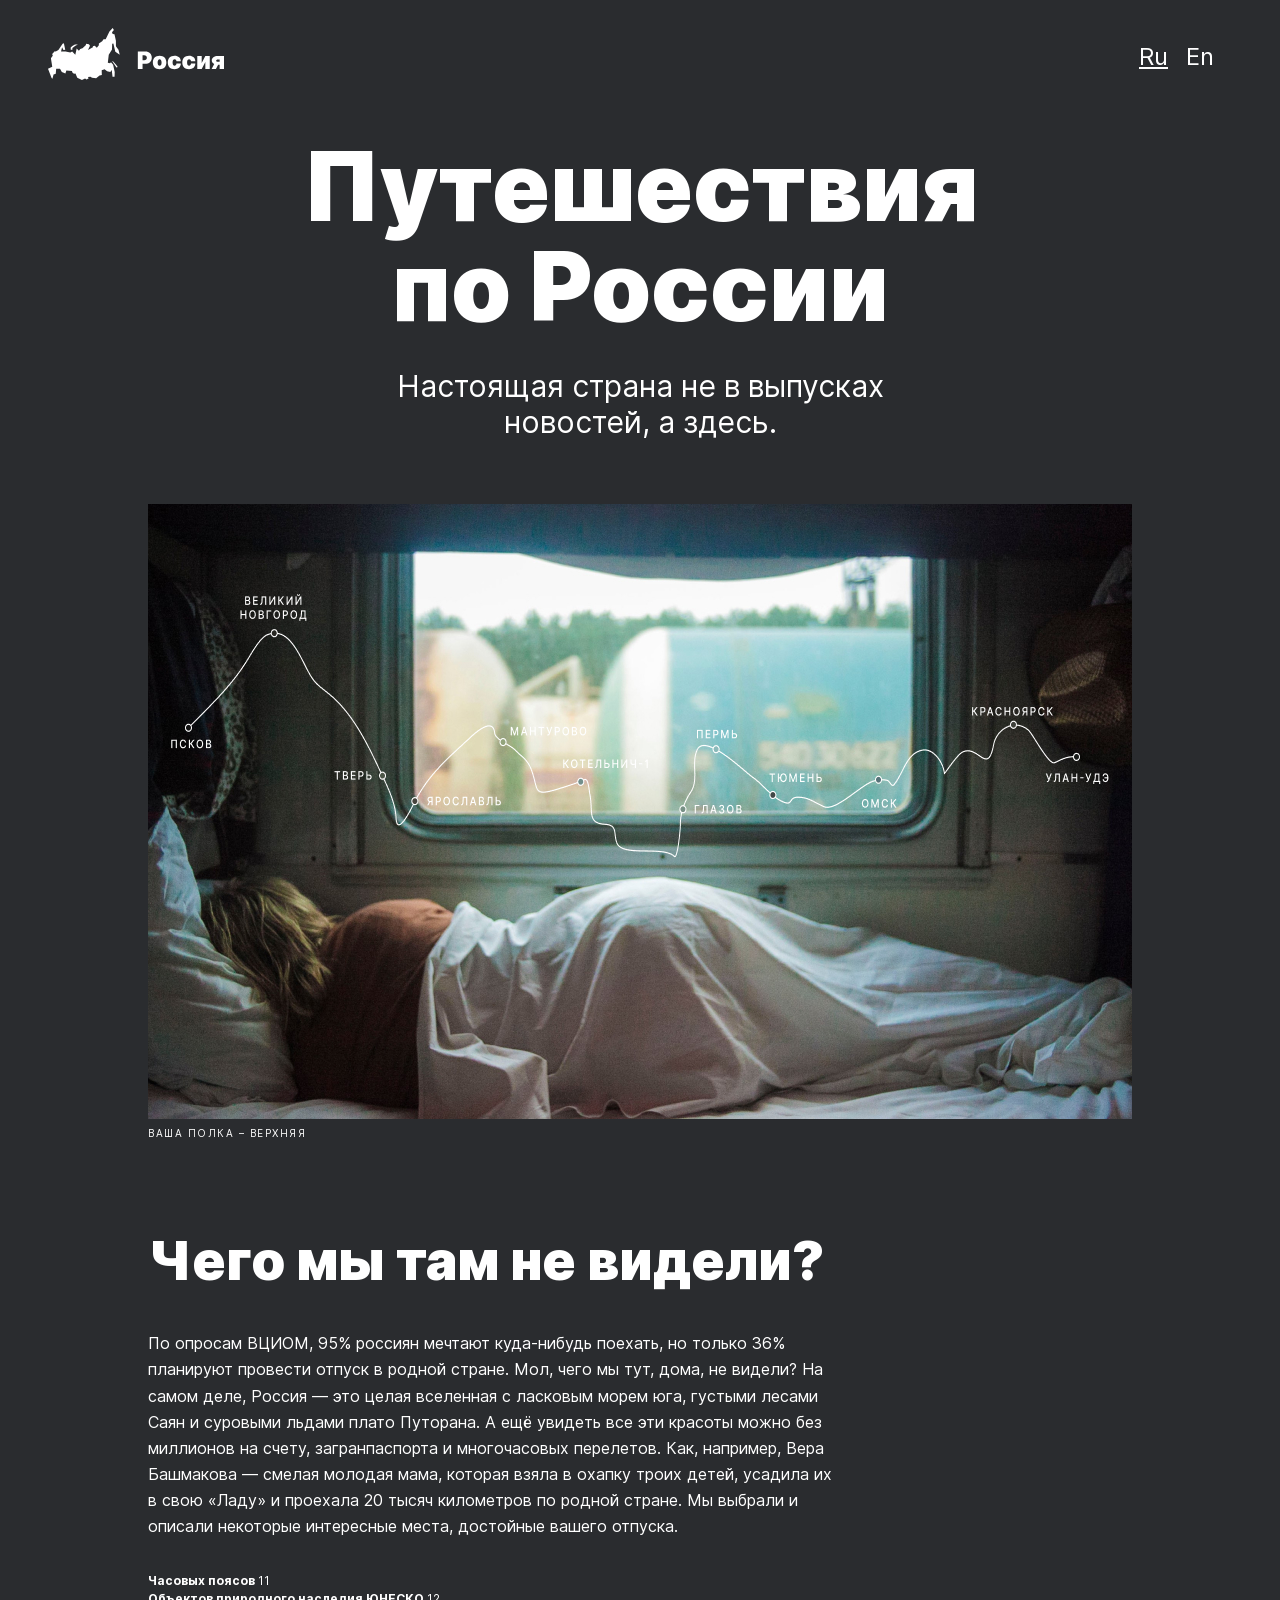
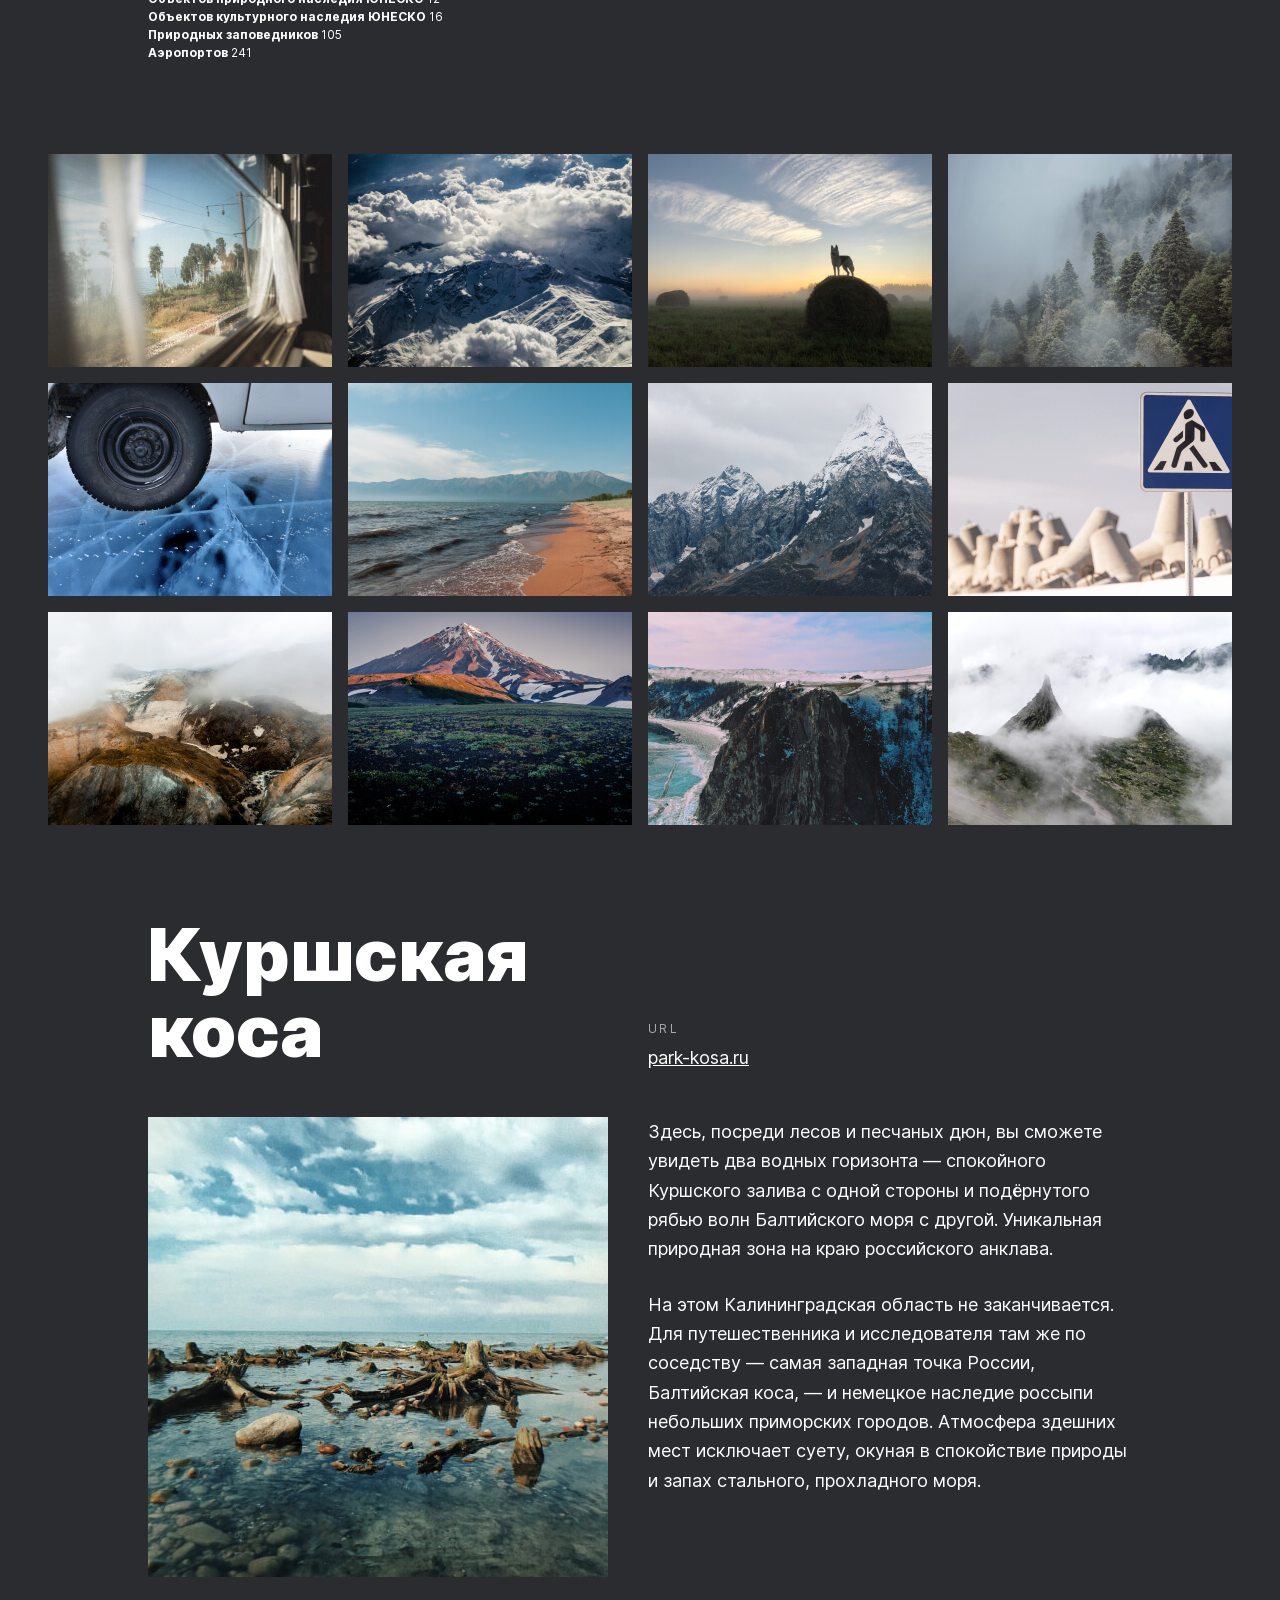
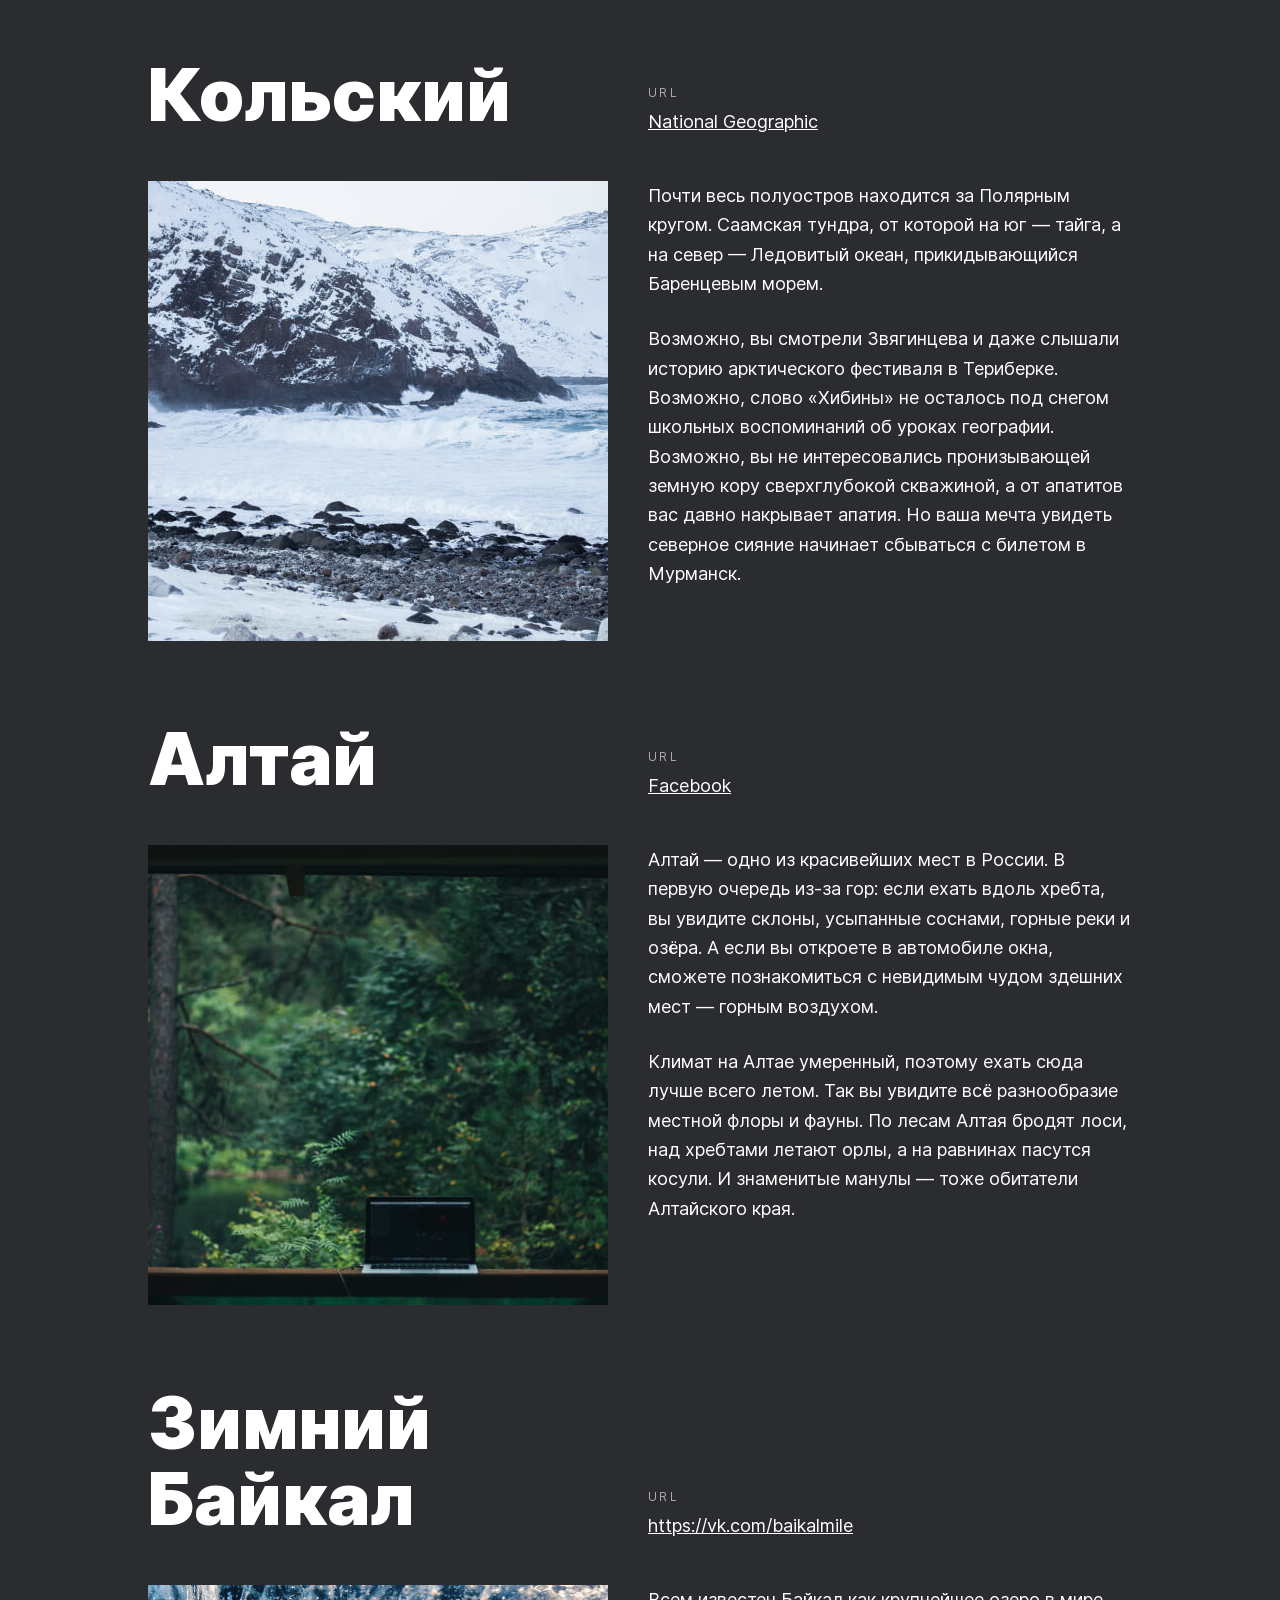
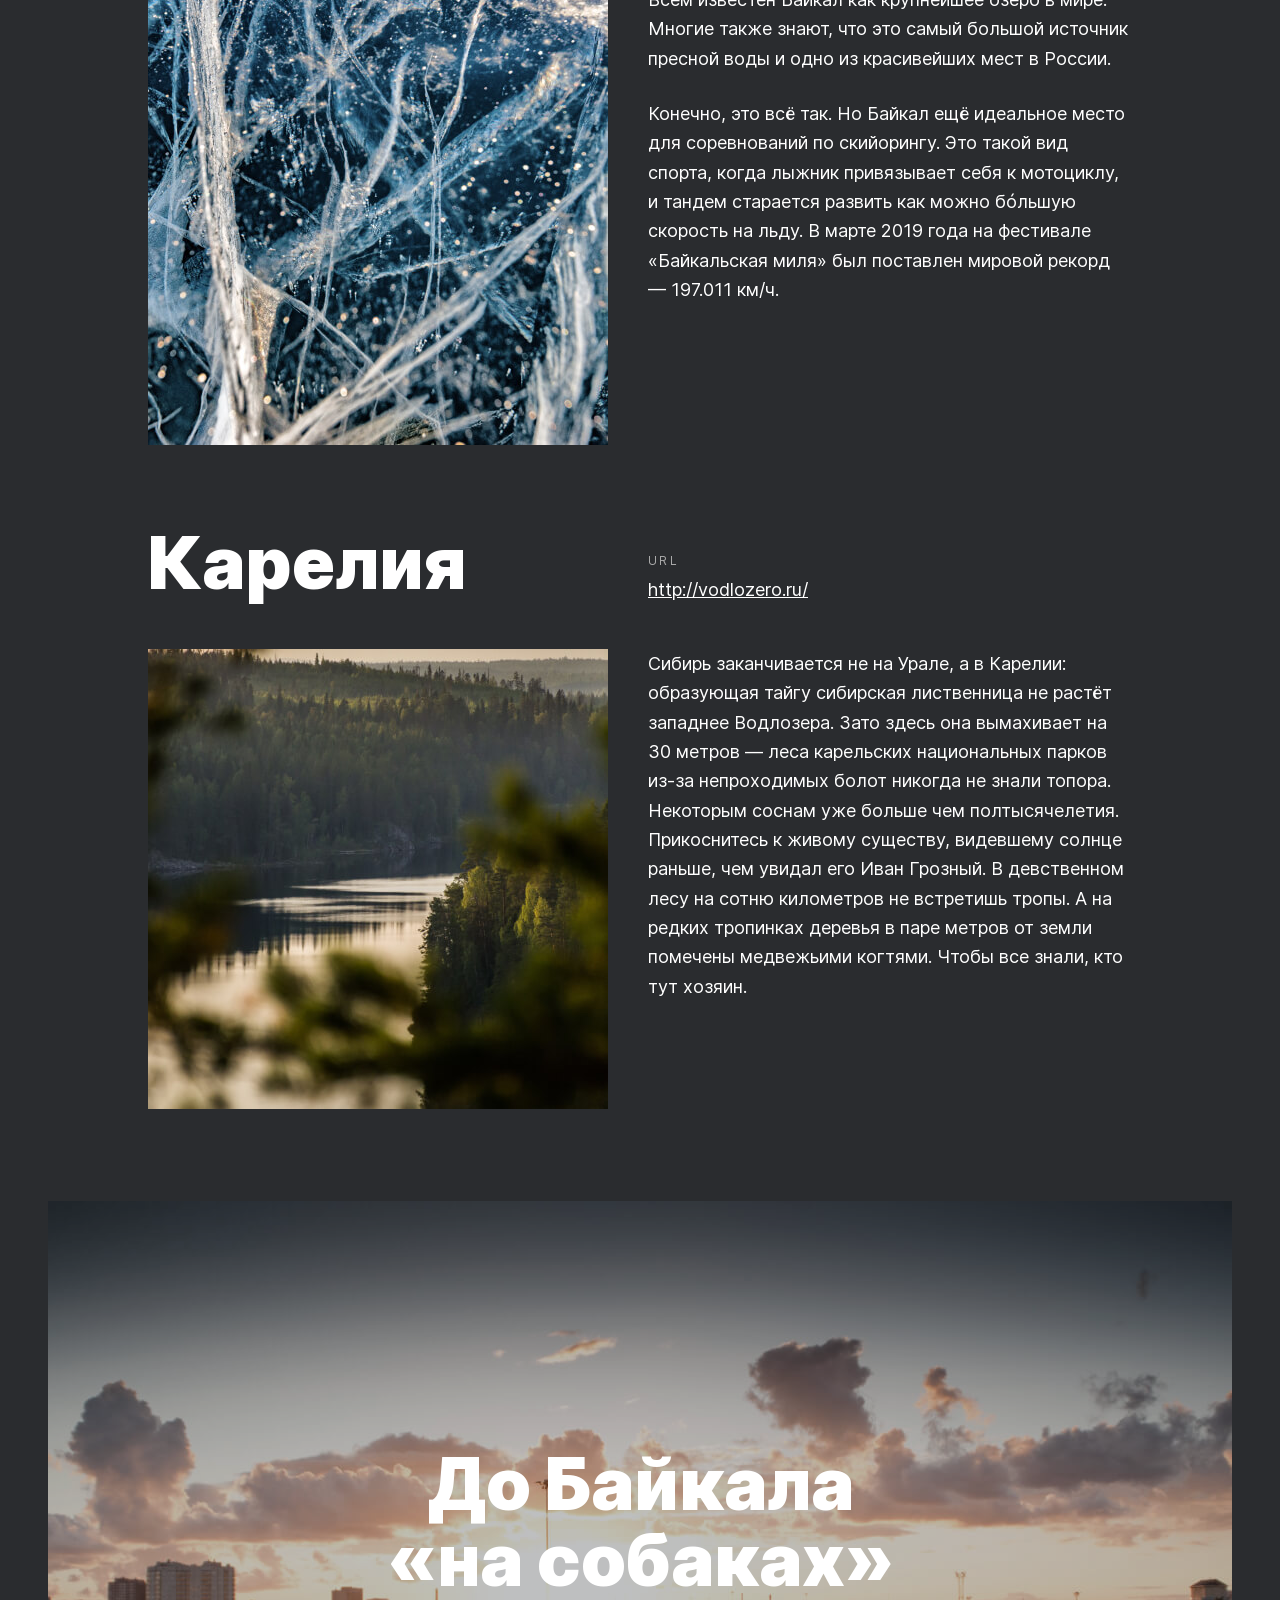
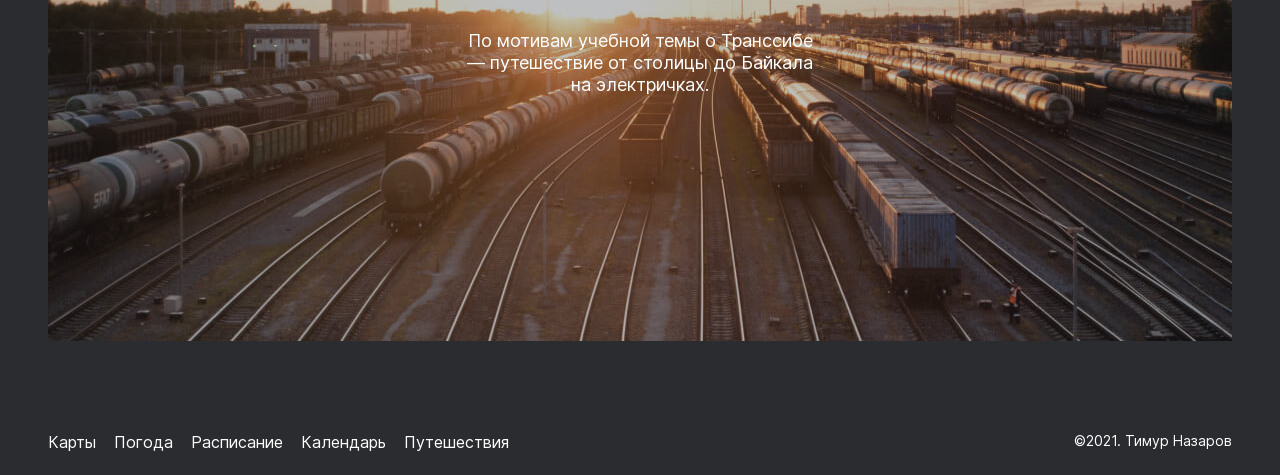
<file: index.html>
<!DOCTYPE html>
<html lang="ru">

<head>
  <meta charset="UTF-8">
  <meta name="viewport" content="width=device-width, initial-scale=1">
  <link rel="stylesheet" href="./pages/index.css">
  <title>Путешествия по России</title>
</head>

<body class="body">
  <div class="page">
    <header class="header">
      <img class="header__logo" src="./images/__logo.svg" alt="логотип">
      <div class="header__links">
        <a href="#" class="header__lang-link header__lang-link_selected">Ru</a>
        <a href="#" class="header__lang-link">En</a>
      </div>
    </header>

    <main>

      <!--Lead-->
      <section class="lead">
        <h1 class="lead__title">Путешествия по России</h1>
        <p class="lead__subtitle">Настоящая страна не в выпусках новостей, а здесь.</p>
        <figure class="lead__container">
          <img src="./images/image.jpg" alt="Фото с картой" class="lead__image">
          <figcaption class="lead__caption">Ваша полка – верхняя</figcaption>
        </figure>
      </section>

      <!--Intro-->
      <section class="intro">
        <h2 class="intro__title">Чего мы там не видели?</h2>
        <p class="intro__text">По опросам ВЦИОМ, 95% россиян мечтают куда-нибудь поехать, но только 36% планируют
          провести отпуск в родной стране. Мол, чего мы тут, дома, не видели? На самом деле, Россия — это целая
          вселенная с ласковым морем юга, густыми лесами Саян и суровыми льдами плато Путорана. А ещё увидеть все эти
          красоты можно без миллионов на счету, загранпаспорта и многочасовых перелетов. Как, например, Вера Башмакова —
          смелая молодая мама, которая взяла в охапку троих детей, усадила их в свою «Ладу» и проехала 20 тысяч
          километров по родной стране. Мы выбрали и описали некоторые интересные места, достойные вашего отпуска.</p>
        <ul class="intro__list">
          <li class="intro__list-item">Часовых поясов <span class="intro__list-number">11</span></li>
          <li class="intro__list-item">Объектов природного наследия ЮНЕСКО <span class="intro__list-number">12</span>
          </li>
          <li class="intro__list-item">Объектов культурного наследия ЮНЕСКО <span class="intro__list-number">16</span>
          </li>
          <li class="intro__list-item">Природных заповедников <span class="intro__list-number">105</span></li>
          <li class="intro__list-item">Аэропортов <span class="intro__list-number">241</span></li>
        </ul>
      </section>

      <!--Photo Grid -->
      <section class="photos">
        <div class="photo-grid">
          <img class="photo-grid__item" src="./images/photo-grid/photo-grid__1.jpg" alt="Фото из окна купе">
          <img class="photo-grid__item" src="./images/photo-grid/photo-grid__2.jpg" alt="Фото гор">
          <img class="photo-grid__item" src="./images/photo-grid/photo-grid__3.jpg" alt="Фото волка в поле">
          <img class="photo-grid__item" src="./images/photo-grid/photo-grid__4.jpg" alt="Фото леса в тумане">
          <img class="photo-grid__item" src="./images/photo-grid/photo-grid__5.jpg" alt="Фото колеса на льду">
          <img class="photo-grid__item" src="./images/photo-grid/photo-grid__6.jpg" alt="Фото пляжа">
          <img class="photo-grid__item" src="./images/photo-grid/photo-grid__7.jpg" alt="Фото горы">
          <img class="photo-grid__item" src="./images/photo-grid/photo-grid__8.jpg" alt="Фото дорожного знака">
          <img class="photo-grid__item" src="./images/photo-grid/photo-grid__9.jpg" alt="Фото холмов в тумане">
          <img class="photo-grid__item" src="./images/photo-grid/photo-grid__10.jpg" alt="Фото вулкана">
          <img class="photo-grid__item" src="./images/photo-grid/photo-grid__11.jpg" alt="Фото скалы зимой">
          <img class="photo-grid__item" src="./images/photo-grid/photo-grid__12.jpg" alt="Фото гор в тумане">
        </div>
      </section>

      <!--Places-->
      <section class="places">

        <!--Kurshskaya kosa-->
        <article class="place">
          <h3 class="place__title">Куршская коса</h3>
          <div class="website">
            <p class="website__url-heading">url</p>
            <a href="http://park-kosa.ru" class="website__link" target="_blank">park-kosa.ru</a>
          </div>
          <img class="place__image" src="./images/places/places__kurshskaya-kosa.jpg" alt="Куршская коса">
          <div class="place__paragraphs">
            <p class="place__text">Здесь, посреди лесов и песчаных дюн, вы сможете увидеть два водных горизонта —
              спокойного Куршского залива с одной стороны и подёрнутого рябью волн Балтийского моря с другой. Уникальная
              природная зона на краю российского анклава.</p>
            <p class="place__text">На этом Калининградская область не заканчивается. Для путешественника и исследователя
              там же по соседству — самая западная точка России, Балтийская коса, — и немецкое наследие россыпи
              небольших
              приморских городов. Атмосфера здешних мест исключает суету, окуная в спокойствие природы и запах
              стального,
              прохладного моря.</p>
          </div>
        </article>

        <!--Kolskiy-->
        <article class="place">
          <h3 class="place__title">Кольский</h3>
          <div class="website">
            <p class="website__url-heading">URL</p>
            <a href="https://yourshot.nationalgeographic.com/photos/?keywords=kolskiy" class="website__link"
              target="_blank">National
              Geographic</a>
          </div>
          <img class="place__image" src="./images/places/places__kolskiy.jpg" alt="Кольский">
          <div class="place__paragraphs">
            <p class="place__text">Почти весь полуостров находится за Полярным кругом. Саамская тундра, от которой на юг
              —
              тайга, а на север — Ледовитый океан, прикидывающийся Баренцевым морем.</p>
            <p class="place__text">Возможно, вы смотрели Звягинцева и даже слышали историю арктического фестиваля в
              Териберке. Возможно, слово «Хибины» не осталось под снегом школьных воспоминаний об уроках географии.
              Возможно, вы не интересовались пронизывающей земную кору сверхглубокой скважиной, а от апатитов вас давно
              накрывает апатия. Но ваша мечта увидеть северное сияние начинает сбываться с билетом
              в Мурманск.</p>
          </div>
        </article>

        <!--Altay-->
        <article class="place">
          <h3 class="place__title">Алтай</h3>
          <div class="website">
            <p class="website__url-heading">URL</p>
            <a href="https://www.facebook.com/vera.bashmakova/posts/10156011613718822" class="website__link"
              target="_blank">Facebook</a>
          </div>
          <img class="place__image" src="./images/places/places__altay.jpg" alt="Алтай">
          <div class="place__paragraphs">
            <p class="place__text">Алтай — одно из красивейших мест в России.
              В первую очередь из-за гор: если ехать вдоль хребта, вы увидите склоны, усыпанные соснами, горные реки и
              озёра. А если вы откроете в автомобиле окна, сможете познакомиться с невидимым чудом здешних мест — горным
              воздухом.</p>
            <p class="place__text">Климат на Алтае умеренный, поэтому ехать сюда лучше всего летом. Так вы увидите всё
              разнообразие местной флоры и фауны. По лесам Алтая бродят лоси, над хребтами летают орлы, а на равнинах
              пасутся косули. И знаменитые манулы — тоже обитатели Алтайского края.</p>
          </div>
        </article>

        <!--ZImniy Baikal-->
        <article class="place">
          <h3 class="place__title">Зимний Байкал</h3>
          <div class="website">
            <p class="website__url-heading">URL</p>
            <a href="https://vk.com/baikalmile" class="website__link" target="_blank">https://vk.com/baikalmile</a>
          </div>
          <img class="place__image" src="./images/places/places__winter-baikal.jpg" alt="Лед">
          <div class="place__paragraphs">
            <p class="place__text">Всем известен Байкал как крупнейшее озеро
              в мире. Многие также знают, что это самый большой источник пресной воды и одно из красивейших мест в
              России.
            </p>
            <p class="place__text">Конечно, это всё так. Но Байкал ещё идеальное место для соревнований по скийорингу.
              Это
              такой вид спорта, когда лыжник привязывает себя
              к мотоциклу, и тандем старается развить как можно бóльшую скорость на льду. В марте 2019 года на фестивале
              «Байкальская миля» был поставлен мировой рекорд — 197.011 км/ч.</p>
          </div>
        </article>

        <!--Karelia-->
        <article class="place">
          <h3 class="place__title">Карелия</h3>
          <div class="website">
            <p class="website__url-heading">URL</p>
            <a href="http://vodlozero.ru" class="website__link" target="_blank">http://vodlozero.ru/</a>
          </div>
          <img class="place__image" src="./images/places/places__karelia.jpg" alt="Карелия">
          <div class="place__paragraphs">
            <p class="place__text">Сибирь заканчивается не на Урале, а в Карелии: образующая тайгу сибирская лиственница
              не растёт западнее Водлозера. Зато здесь она вымахивает на 30 метров — леса карельских национальных парков
              из-за непроходимых болот никогда не знали топора. Некоторым соснам уже больше чем полтысячелетия.
              Прикоснитесь к живому существу, видевшему солнце раньше, чем увидал его Иван Грозный.
              В девственном лесу на сотню километров не встретишь тропы. А на редких тропинках деревья
              в паре метров от земли помечены медвежьими когтями. Чтобы все знали, кто тут хозяин.</p>
          </div>
        </article>
      </section>
      <!--Cover-->
      <section class="cover">
        <a class="cover__link" href="https://stampsy.com/na-elektrichkakh-do-baikala" target="_blank">
          <h2 class="cover__title">До Байкала «на собаках»</h2>
          <p class="cover__subtitle">По мотивам учебной темы о Транссибе — путешествие от столицы до Байкала на
            электричках.</p>
        </a>
      </section>
    </main>
    <!--Footer-->
    <footer class="footer">
      <nav>
        <ul class="footer__links">
          <li><a href="https://yandex.ru/maps" class="footer__link" target="_blank">Карты</a></li>
          <li><a href="https://yandex.ru/pogoda" class="footer__link" target="_blank">Погода</a></li>
          <li><a href="https://rasp.yandex.ru" class="footer__link" target="_blank">Расписание</a></li>
          <li><a href="https://calendar.yandex.ru" class="footer__link" target="_blank">Календарь</a></li>
          <li><a href="https://travel.yandex.ru" class="footer__link" target="_blank">Путешествия</a></li>
        </ul>
      </nav>
      <p class="footer__copyright">&copy;2021. Тимур Назаров</p>
    </footer>

  </div>
</body>

</html>
</file>
<file: pages/index.css>
@import url(../vendor/normalize.css);
@import url(../vendor/fonts/fonts.css);
@import url(../blocks/body/body.css);
@import url(../blocks/page/page.css);
/*header styles import*/

@import url(../blocks/header/header.css);
@import url(../blocks/header/__logo/header__logo.css);
@import url(../blocks/header/__links/header__links.css);
@import url(../blocks/header/__lang-link/header__lang-link.css);
@import url(../blocks/header/__lang-link/_selected/header__lang-link_selected.css);
/*lead styles import*/

@import url(../blocks/lead/lead.css);
@import url(../blocks/lead/__title/lead__title.css);
@import url(../blocks/lead/__subtitle/lead__subtitle.css);
@import url(../blocks/lead/__container/lead__container.css);
@import url(../blocks/lead/__image/lead__image.css);
@import url(../blocks/lead/__caption/lead__caption.css);
/*intro styles import*/

@import url(../blocks/intro/intro.css);
@import url(../blocks/intro/__title/intro__title.css);
@import url(../blocks/intro/__text/intro__text.css);
@import url(../blocks/intro/__list/intro__list.css);
@import url(../blocks/intro/__list-item/intro__list-item.css);
@import url(../blocks/intro/__list-number/intro__list-number.css);
/*photo-grid styles import*/

@import url(../blocks/photos/photos.css);
@import url(../blocks/photo-grid/photo-grid.css);
@import url(../blocks/photo-grid/__item/photo-grid__item.css);
/*places styles import*/

@import url(../blocks/places/places.css);
@import url(../blocks/website/website.css);
@import url(../blocks/website/__url-heading/website__url-heading.css);
@import url(../blocks/website/__link/website__link.css);
@import url(../blocks/place/place.css);
@import url(../blocks/place/__title/place__title.css);
@import url(../blocks/place/__image/place__image.css);
@import url(../blocks/place/__paragraphs/place__paragraphs.css);
@import url(../blocks/place/__text/place__text.css);
/*cover styles import*/

@import url(../blocks/cover/cover.css);
@import url(../blocks/cover/__link/cover__link.css);
@import url(../blocks/cover/__title/cover__title.css);
@import url(../blocks/cover/__subtitle/cover__subtitle.css);
/*footer styles import*/

@import url(../blocks/footer/footer.css);
@import url(../blocks/footer/__links/footer__links.css);
@import url(../blocks/footer/__link/footer__link.css);
@import url(../blocks/footer/__copyright/footer__copyright.css);
</file>
